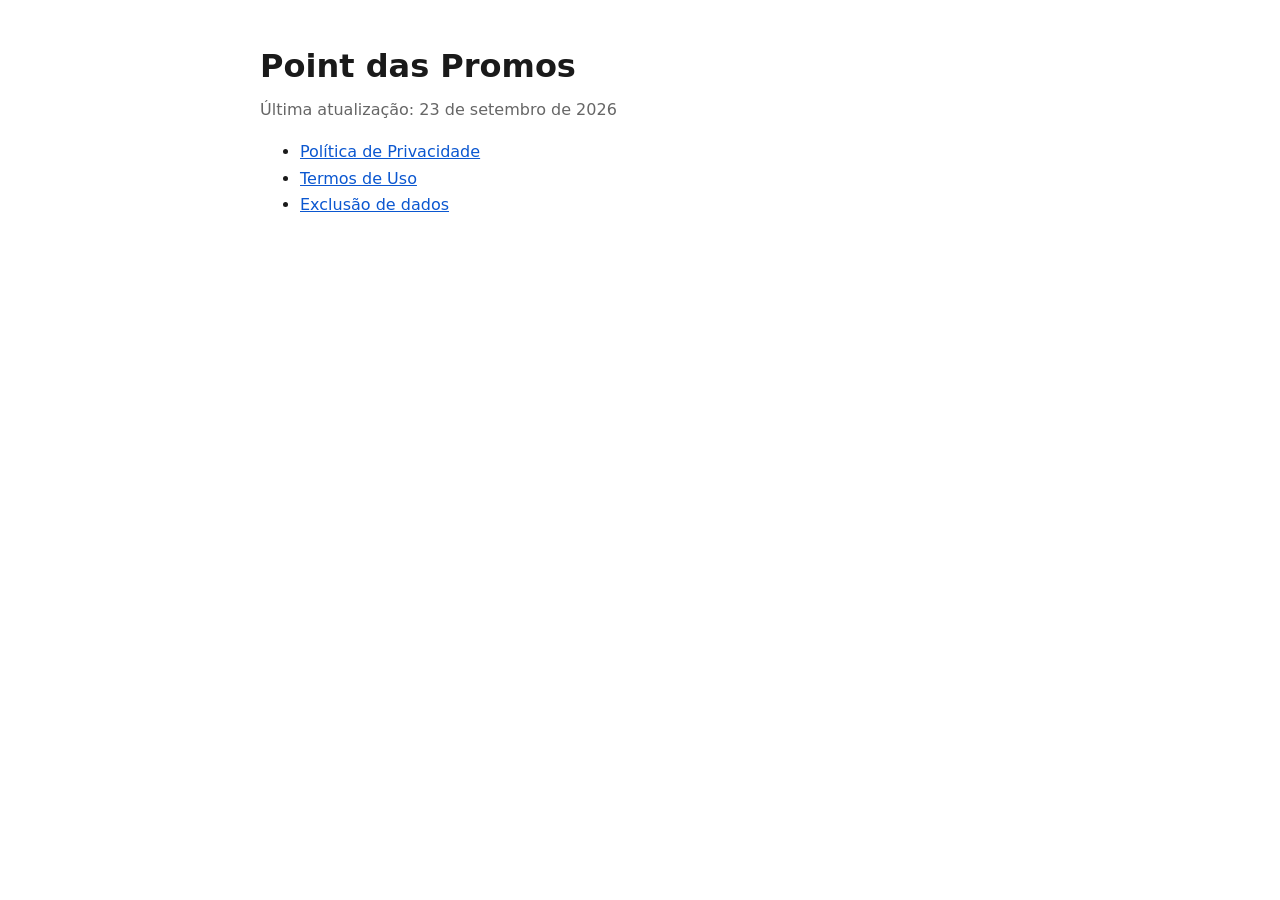
<file: index.html>
<!DOCTYPE html>
<html lang="pt-BR">
<head>
<meta charset="utf-8">
<meta name="viewport" content="width=device-width, initial-scale=1">
<title>Point das Promos</title>
<link rel="stylesheet" href="style.css">
</head>
<body>
<main>
<h1>Point das Promos</h1>
<p class="meta">Última atualização: 23 de setembro de 2026</p>
<ul>
<li><a href="politica-de-privacidade.html">Política de Privacidade</a></li>
<li><a href="termos-de-uso.html">Termos de Uso</a></li>
<li><a href="politica-de-privacidade.html#exclusao">Exclusão de dados</a></li>
</ul>
</main>
</body>
</html>
</file>
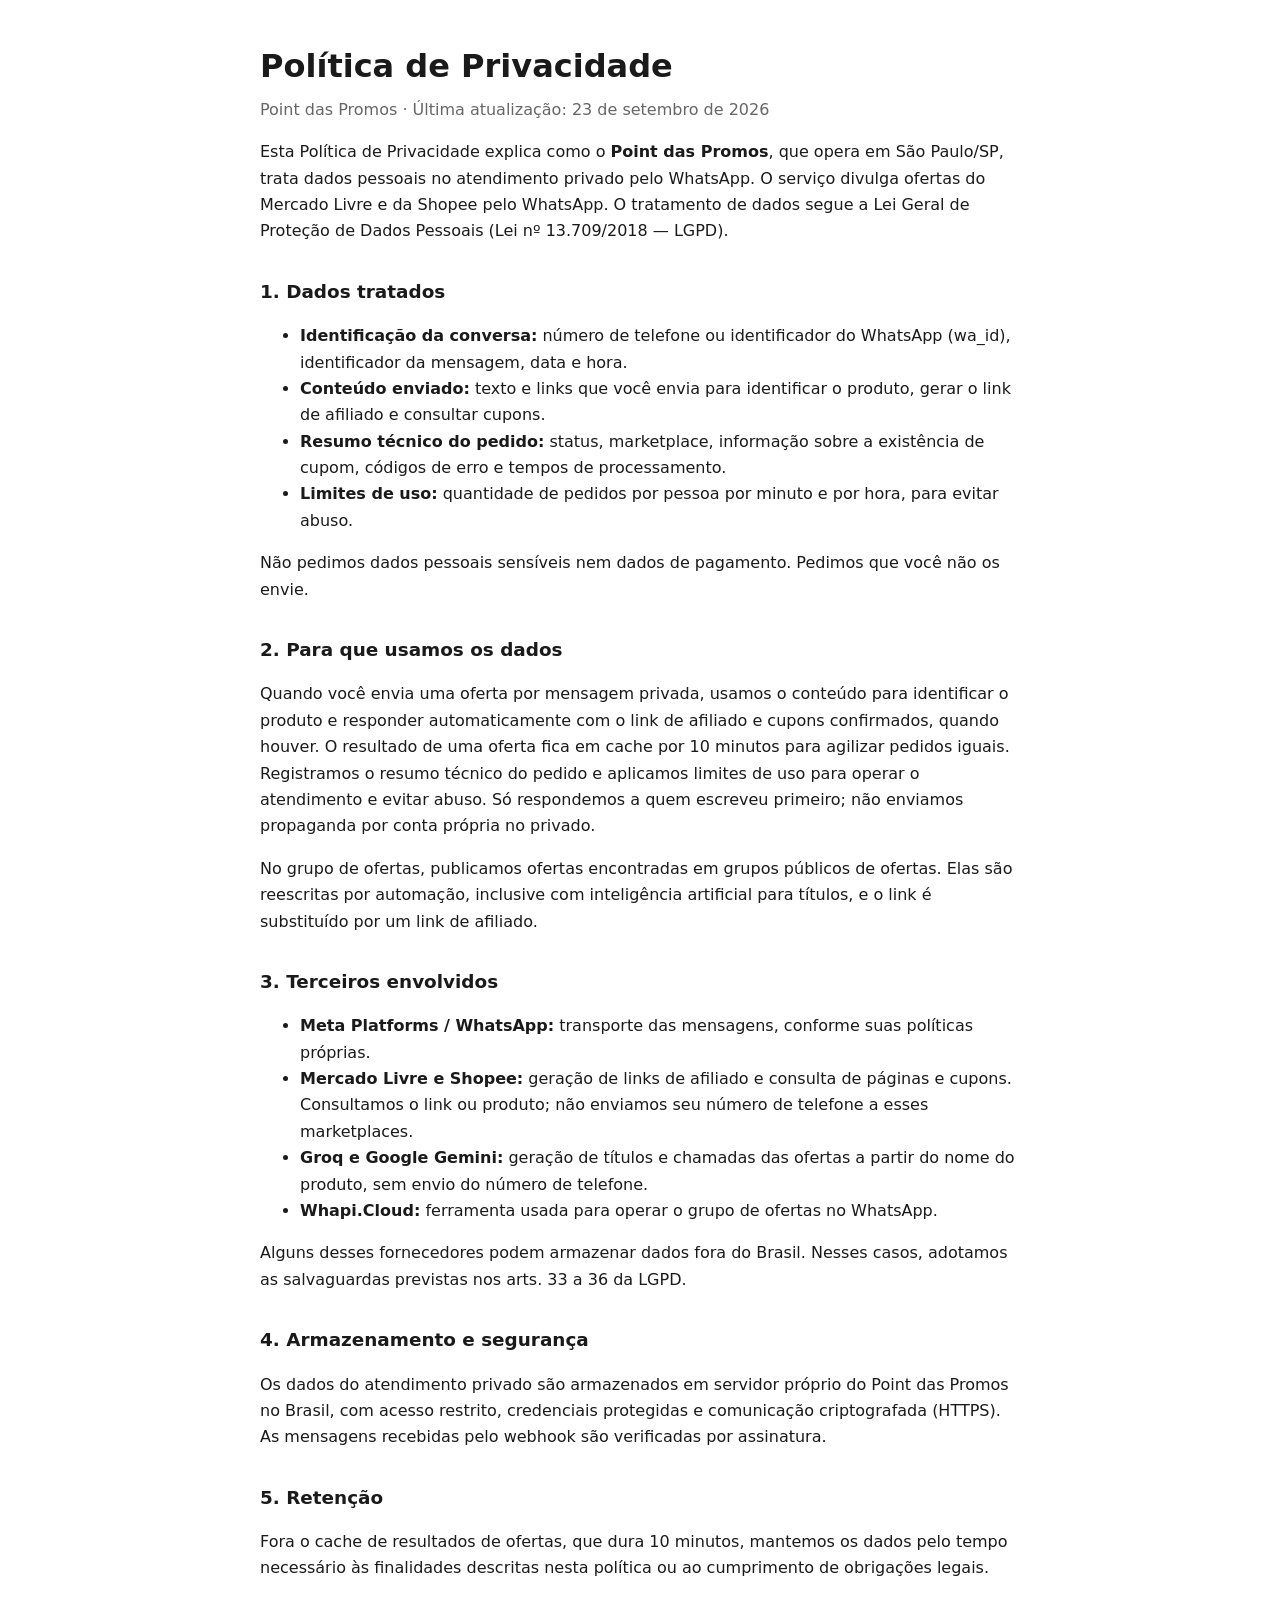
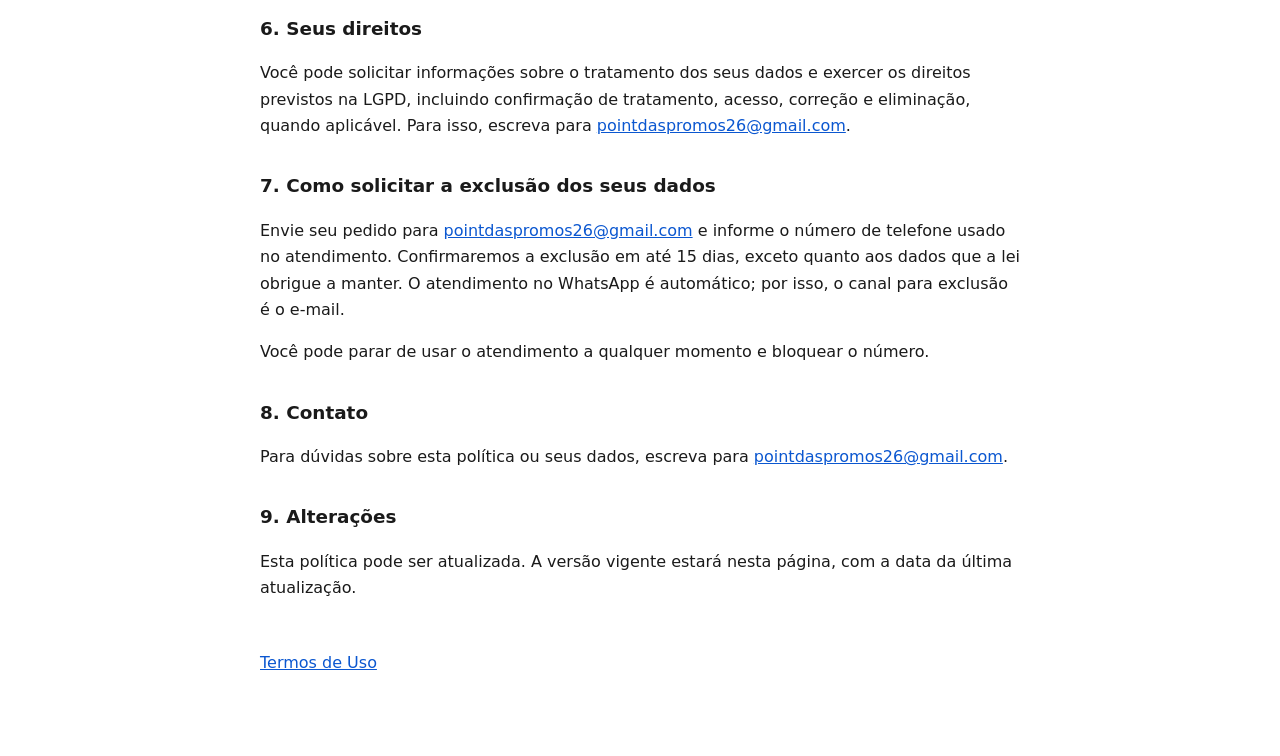
<file: politica-de-privacidade.html>
<!DOCTYPE html>
<html lang="pt-BR">
<head>
<meta charset="utf-8">
<meta name="viewport" content="width=device-width, initial-scale=1">
<title>Política de Privacidade — Point das Promos</title>
<link rel="stylesheet" href="style.css">
</head>
<body>
<main>
<h1>Política de Privacidade</h1>
<p class="meta">Point das Promos · Última atualização: 23 de setembro de 2026</p>

<p>Esta Política de Privacidade explica como o <strong>Point das Promos</strong>, que opera em São Paulo/SP, trata dados pessoais no atendimento privado pelo WhatsApp. O serviço divulga ofertas do Mercado Livre e da Shopee pelo WhatsApp. O tratamento de dados segue a Lei Geral de Proteção de Dados Pessoais (Lei nº 13.709/2018 — LGPD).</p>

<h2>1. Dados tratados</h2>
<ul>
<li><strong>Identificação da conversa:</strong> número de telefone ou identificador do WhatsApp (wa_id), identificador da mensagem, data e hora.</li>
<li><strong>Conteúdo enviado:</strong> texto e links que você envia para identificar o produto, gerar o link de afiliado e consultar cupons.</li>
<li><strong>Resumo técnico do pedido:</strong> status, marketplace, informação sobre a existência de cupom, códigos de erro e tempos de processamento.</li>
<li><strong>Limites de uso:</strong> quantidade de pedidos por pessoa por minuto e por hora, para evitar abuso.</li>
</ul>
<p>Não pedimos dados pessoais sensíveis nem dados de pagamento. Pedimos que você não os envie.</p>

<h2>2. Para que usamos os dados</h2>
<p>Quando você envia uma oferta por mensagem privada, usamos o conteúdo para identificar o produto e responder automaticamente com o link de afiliado e cupons confirmados, quando houver. O resultado de uma oferta fica em cache por 10 minutos para agilizar pedidos iguais. Registramos o resumo técnico do pedido e aplicamos limites de uso para operar o atendimento e evitar abuso. Só respondemos a quem escreveu primeiro; não enviamos propaganda por conta própria no privado.</p>
<p>No grupo de ofertas, publicamos ofertas encontradas em grupos públicos de ofertas. Elas são reescritas por automação, inclusive com inteligência artificial para títulos, e o link é substituído por um link de afiliado.</p>

<h2>3. Terceiros envolvidos</h2>
<ul>
<li><strong>Meta Platforms / WhatsApp:</strong> transporte das mensagens, conforme suas políticas próprias.</li>
<li><strong>Mercado Livre e Shopee:</strong> geração de links de afiliado e consulta de páginas e cupons. Consultamos o link ou produto; não enviamos seu número de telefone a esses marketplaces.</li>
<li><strong>Groq e Google Gemini:</strong> geração de títulos e chamadas das ofertas a partir do nome do produto, sem envio do número de telefone.</li>
<li><strong>Whapi.Cloud:</strong> ferramenta usada para operar o grupo de ofertas no WhatsApp.</li>
</ul>
<p>Alguns desses fornecedores podem armazenar dados fora do Brasil. Nesses casos, adotamos as salvaguardas previstas nos arts. 33 a 36 da LGPD.</p>

<h2>4. Armazenamento e segurança</h2>
<p>Os dados do atendimento privado são armazenados em servidor próprio do Point das Promos no Brasil, com acesso restrito, credenciais protegidas e comunicação criptografada (HTTPS). As mensagens recebidas pelo webhook são verificadas por assinatura.</p>

<h2>5. Retenção</h2>
<p>Fora o cache de resultados de ofertas, que dura 10 minutos, mantemos os dados pelo tempo necessário às finalidades descritas nesta política ou ao cumprimento de obrigações legais.</p>

<h2>6. Seus direitos</h2>
<p>Você pode solicitar informações sobre o tratamento dos seus dados e exercer os direitos previstos na LGPD, incluindo confirmação de tratamento, acesso, correção e eliminação, quando aplicável. Para isso, escreva para <a href="mailto:pointdaspromos26@gmail.com">pointdaspromos26@gmail.com</a>.</p>

<h2 id="exclusao">7. Como solicitar a exclusão dos seus dados</h2>
<p>Envie seu pedido para <a href="mailto:pointdaspromos26@gmail.com">pointdaspromos26@gmail.com</a> e informe o número de telefone usado no atendimento. Confirmaremos a exclusão em até 15 dias, exceto quanto aos dados que a lei obrigue a manter. O atendimento no WhatsApp é automático; por isso, o canal para exclusão é o e-mail.</p>
<p>Você pode parar de usar o atendimento a qualquer momento e bloquear o número.</p>

<h2>8. Contato</h2>
<p>Para dúvidas sobre esta política ou seus dados, escreva para <a href="mailto:pointdaspromos26@gmail.com">pointdaspromos26@gmail.com</a>.</p>

<h2>9. Alterações</h2>
<p>Esta política pode ser atualizada. A versão vigente estará nesta página, com a data da última atualização.</p>

<p class="back"><a href="termos-de-uso.html">Termos de Uso</a></p>
</main>
</body>
</html>
</file>
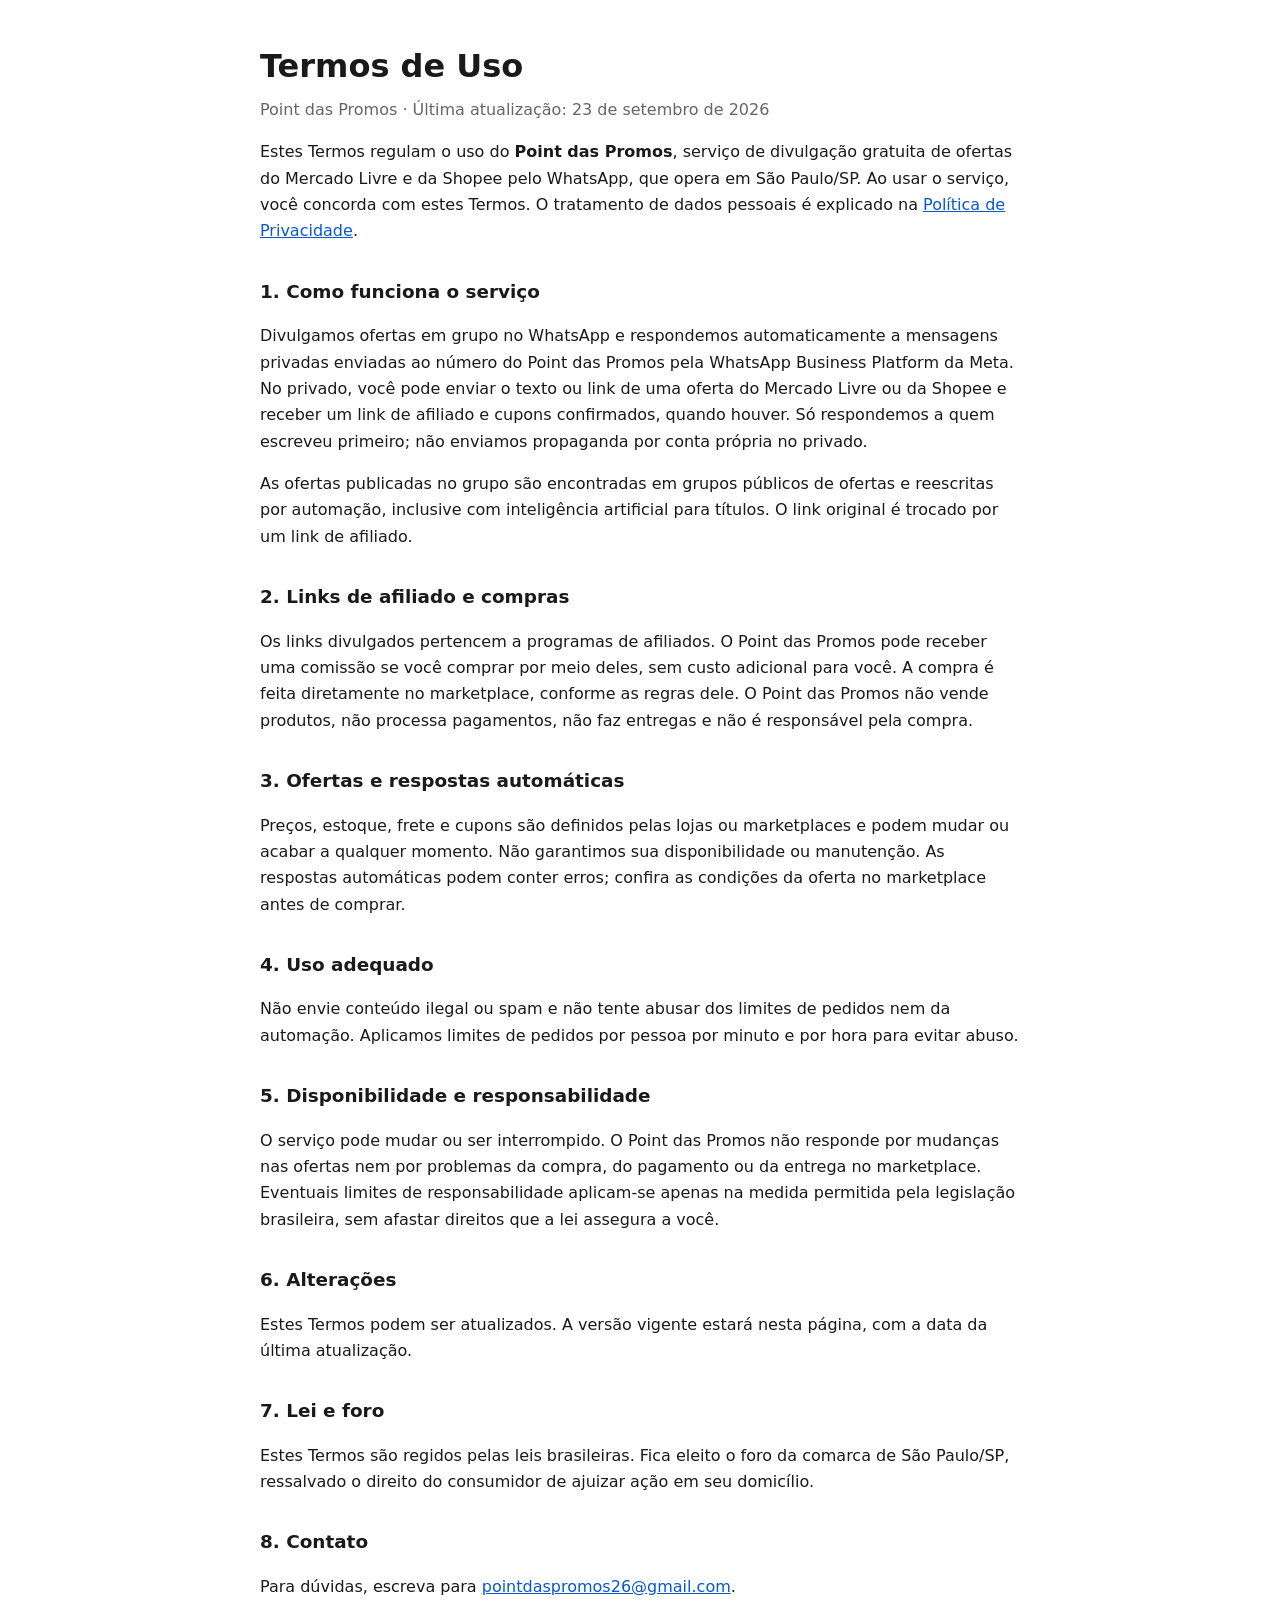
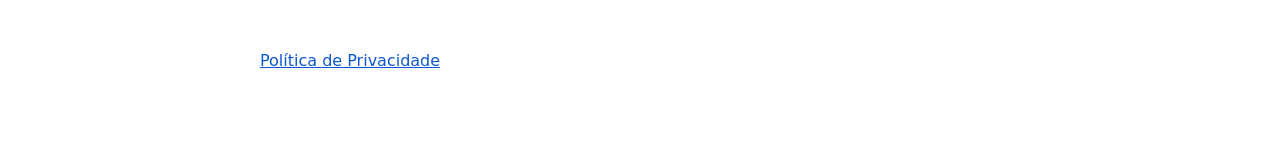
<file: termos-de-uso.html>
<!DOCTYPE html>
<html lang="pt-BR">
<head>
<meta charset="utf-8">
<meta name="viewport" content="width=device-width, initial-scale=1">
<title>Termos de Uso — Point das Promos</title>
<link rel="stylesheet" href="style.css">
</head>
<body>
<main>
<h1>Termos de Uso</h1>
<p class="meta">Point das Promos · Última atualização: 23 de setembro de 2026</p>

<p>Estes Termos regulam o uso do <strong>Point das Promos</strong>, serviço de divulgação gratuita de ofertas do Mercado Livre e da Shopee pelo WhatsApp, que opera em São Paulo/SP. Ao usar o serviço, você concorda com estes Termos. O tratamento de dados pessoais é explicado na <a href="politica-de-privacidade.html">Política de Privacidade</a>.</p>

<h2>1. Como funciona o serviço</h2>
<p>Divulgamos ofertas em grupo no WhatsApp e respondemos automaticamente a mensagens privadas enviadas ao número do Point das Promos pela WhatsApp Business Platform da Meta. No privado, você pode enviar o texto ou link de uma oferta do Mercado Livre ou da Shopee e receber um link de afiliado e cupons confirmados, quando houver. Só respondemos a quem escreveu primeiro; não enviamos propaganda por conta própria no privado.</p>
<p>As ofertas publicadas no grupo são encontradas em grupos públicos de ofertas e reescritas por automação, inclusive com inteligência artificial para títulos. O link original é trocado por um link de afiliado.</p>

<h2>2. Links de afiliado e compras</h2>
<p>Os links divulgados pertencem a programas de afiliados. O Point das Promos pode receber uma comissão se você comprar por meio deles, sem custo adicional para você. A compra é feita diretamente no marketplace, conforme as regras dele. O Point das Promos não vende produtos, não processa pagamentos, não faz entregas e não é responsável pela compra.</p>

<h2>3. Ofertas e respostas automáticas</h2>
<p>Preços, estoque, frete e cupons são definidos pelas lojas ou marketplaces e podem mudar ou acabar a qualquer momento. Não garantimos sua disponibilidade ou manutenção. As respostas automáticas podem conter erros; confira as condições da oferta no marketplace antes de comprar.</p>

<h2>4. Uso adequado</h2>
<p>Não envie conteúdo ilegal ou spam e não tente abusar dos limites de pedidos nem da automação. Aplicamos limites de pedidos por pessoa por minuto e por hora para evitar abuso.</p>

<h2>5. Disponibilidade e responsabilidade</h2>
<p>O serviço pode mudar ou ser interrompido. O Point das Promos não responde por mudanças nas ofertas nem por problemas da compra, do pagamento ou da entrega no marketplace. Eventuais limites de responsabilidade aplicam-se apenas na medida permitida pela legislação brasileira, sem afastar direitos que a lei assegura a você.</p>

<h2>6. Alterações</h2>
<p>Estes Termos podem ser atualizados. A versão vigente estará nesta página, com a data da última atualização.</p>

<h2>7. Lei e foro</h2>
<p>Estes Termos são regidos pelas leis brasileiras. Fica eleito o foro da comarca de São Paulo/SP, ressalvado o direito do consumidor de ajuizar ação em seu domicílio.</p>

<h2>8. Contato</h2>
<p>Para dúvidas, escreva para <a href="mailto:pointdaspromos26@gmail.com">pointdaspromos26@gmail.com</a>.</p>

<p class="back"><a href="politica-de-privacidade.html">Política de Privacidade</a></p>
</main>
</body>
</html>
</file>
<file: style.css>
﻿:root { --bg: #fff; --fg: #1a1a1a; --muted: #666; --link: #0b57d0; }
@media (prefers-color-scheme: dark) { :root { --bg: #141414; --fg: #eaeaea; --muted: #9a9a9a; --link: #8ab4f8; } }
body { margin: 0; background: var(--bg); color: var(--fg); font: 16px/1.65 system-ui, -apple-system, "Segoe UI", Roboto, sans-serif; }
main { max-width: 760px; margin: 0 auto; padding: 40px 16px 64px; }
h1 { font-size: 2rem; margin: 0 0 4px; }
h2 { font-size: 1.15rem; margin-top: 2rem; }
.meta { color: var(--muted); margin-top: 0; }
a { color: var(--link); }
.back { margin-top: 3rem; }
</file>
